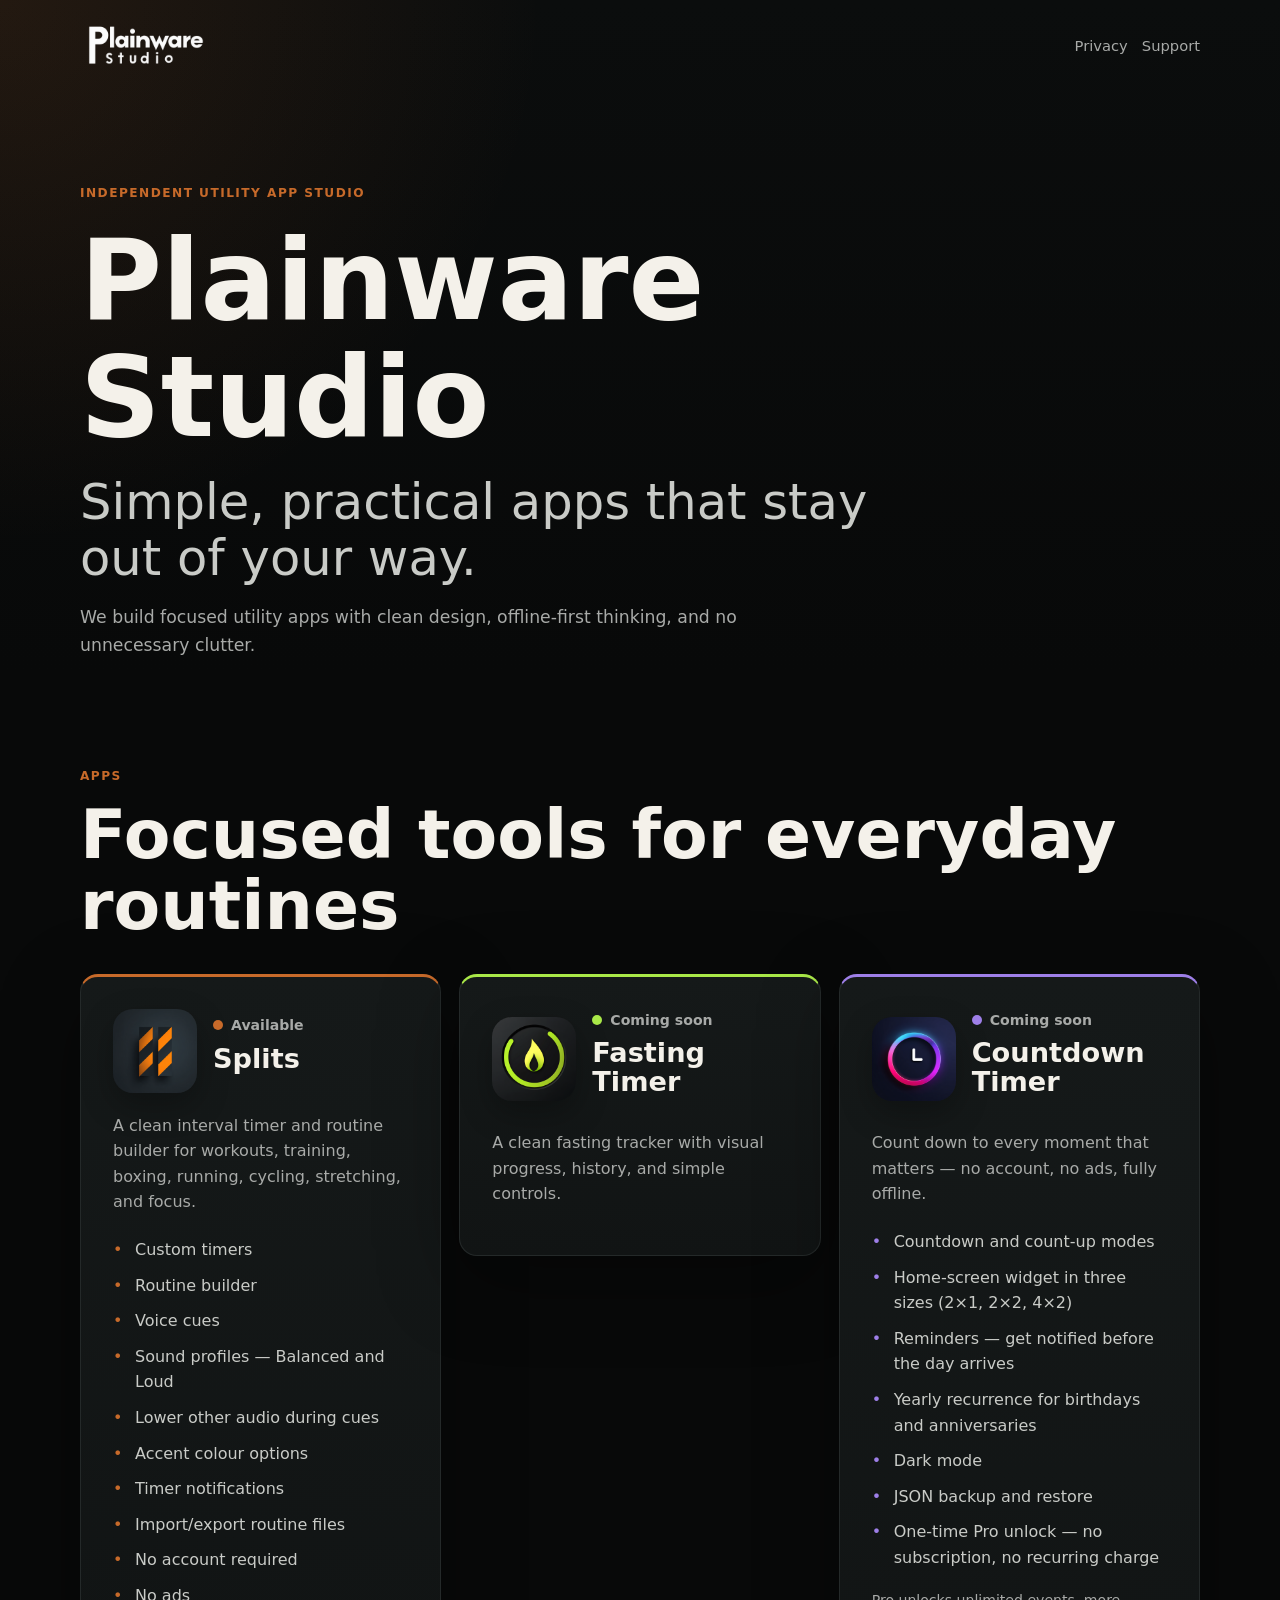
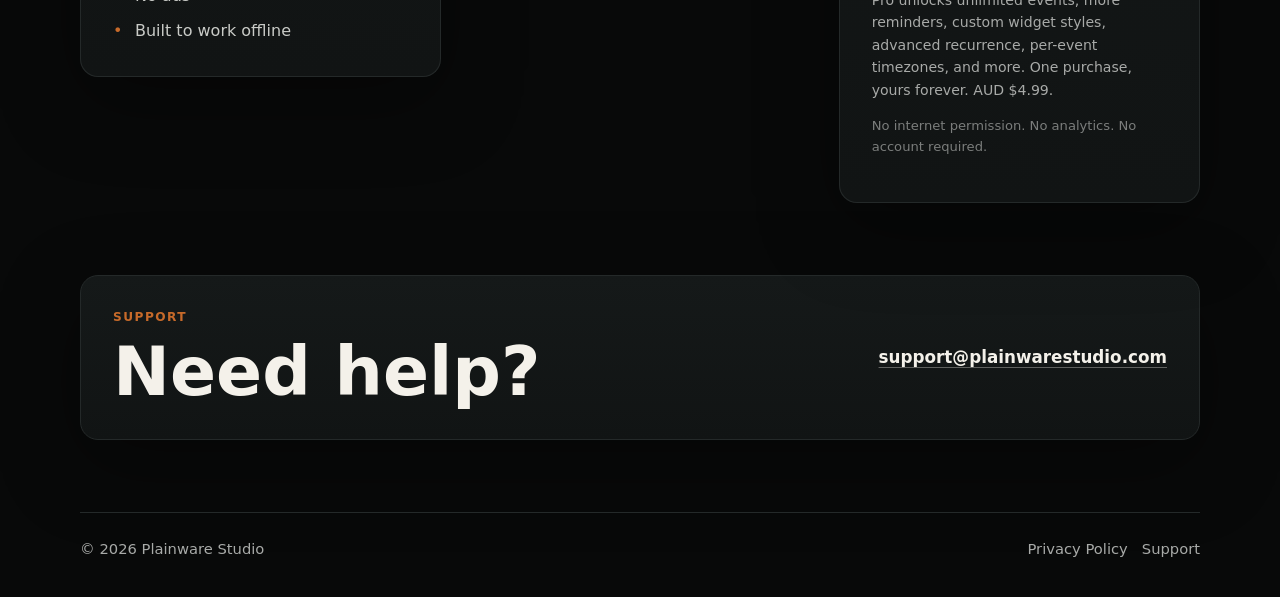
<file: index.html>
<!doctype html>
<html lang="en">
  <head>
    <meta charset="utf-8">
    <meta name="viewport" content="width=device-width, initial-scale=1">
    <meta name="description" content="Plainware Studio builds simple, practical apps that stay out of your way.">
    <title>Plainware Studio</title>
    <link rel="stylesheet" href="styles.css?v=20260526">
  </head>
  <body>
    <header class="site-header">
      <a class="brand" href="/" aria-label="Plainware Studio home">
        <img class="site-logo" src="/assets/plainware-studio-logo.png?v=20260526" alt="Plainware Studio" width="720" height="264">
      </a>
      <nav class="site-nav" aria-label="Primary navigation">
        <a href="/privacy">Privacy</a>
        <a href="/support">Support</a>
      </nav>
    </header>

    <main>
      <section class="hero">
        <div class="eyebrow">Independent utility app studio</div>
        <h1>Plainware Studio</h1>
        <p class="hero-line">Simple, practical apps that stay out of your way.</p>
        <p class="hero-copy">
          We build focused utility apps with clean design, offline-first thinking, and no unnecessary clutter.
        </p>
      </section>

      <section class="section" aria-labelledby="apps-title">
        <div class="section-heading">
          <p class="eyebrow">Apps</p>
          <h2 id="apps-title">Focused tools for everyday routines</h2>
        </div>

        <div class="app-grid">
          <article class="app-card app-card-splits">
            <div class="app-card-header">
              <img class="app-icon" src="assets/splits-icon.png" alt="Splits app icon" width="96" height="96">
              <div>
                <div class="app-meta">
                  <span class="app-dot app-dot-splits" aria-hidden="true"></span>
                  <span>Available</span>
                </div>
                <h3>Splits</h3>
              </div>
            </div>
            <p>
              A clean interval timer and routine builder for workouts, training, boxing, running, cycling,
              stretching, and focus.
            </p>
            <ul class="feature-list">
              <li>Custom timers</li>
              <li>Routine builder</li>
              <li>Voice cues</li>
              <li>Sound profiles — Balanced and Loud</li>
              <li>Lower other audio during cues</li>
              <li>Accent colour options</li>
              <li>Timer notifications</li>
              <li>Import/export routine files</li>
              <li>No account required</li>
              <li>No ads</li>
              <li>Built to work offline</li>
            </ul>
          </article>

          <article class="app-card app-card-fasting">
            <div class="app-card-header">
              <img class="app-icon" src="assets/fasting-timer-icon.png?v=20260524" alt="Fasting Timer app icon" width="96" height="96">
              <div>
                <div class="app-meta">
                  <span class="app-dot app-dot-fasting" aria-hidden="true"></span>
                  <span>Coming soon</span>
                </div>
                <h3>Fasting Timer</h3>
              </div>
            </div>
            <p>A clean fasting tracker with visual progress, history, and simple controls.</p>
          </article>

          <article class="app-card app-card-countdown">
            <div class="app-card-header">
              <img class="app-icon" src="assets/countdown-timer-icon.png" alt="Countdown Timer app icon" width="96" height="96">
              <div>
                <div class="app-meta">
                  <span class="app-dot app-dot-countdown" aria-hidden="true"></span>
                  <span>Coming soon</span>
                </div>
                <h3>Countdown Timer</h3>
              </div>
            </div>
            <p>Count down to every moment that matters — no account, no ads, fully offline.</p>
            <ul class="feature-list">
              <li>Countdown and count-up modes</li>
              <li>Home-screen widget in three sizes (2×1, 2×2, 4×2)</li>
              <li>Reminders — get notified before the day arrives</li>
              <li>Yearly recurrence for birthdays and anniversaries</li>
              <li>Dark mode</li>
              <li>JSON backup and restore</li>
              <li>One-time Pro unlock — no subscription, no recurring charge</li>
            </ul>
            <p class="app-note">Pro unlocks unlimited events, more reminders, custom widget styles, advanced recurrence, per-event timezones, and more. One purchase, yours forever. AUD&nbsp;$4.99.</p>
            <p class="app-trust">No internet permission. No analytics. No account required.</p>
          </article>
        </div>
      </section>

      <section class="support-callout" aria-labelledby="support-title">
        <div>
          <p class="eyebrow">Support</p>
          <h2 id="support-title">Need help?</h2>
        </div>
        <a href="mailto:support@plainwarestudio.com">support@plainwarestudio.com</a>
      </section>
    </main>

    <footer class="site-footer">
      <p>&copy; 2026 Plainware Studio</p>
      <nav aria-label="Footer navigation">
        <a href="/privacy">Privacy Policy</a>
        <a href="/support">Support</a>
      </nav>
    </footer>
  </body>
</html>
</file>
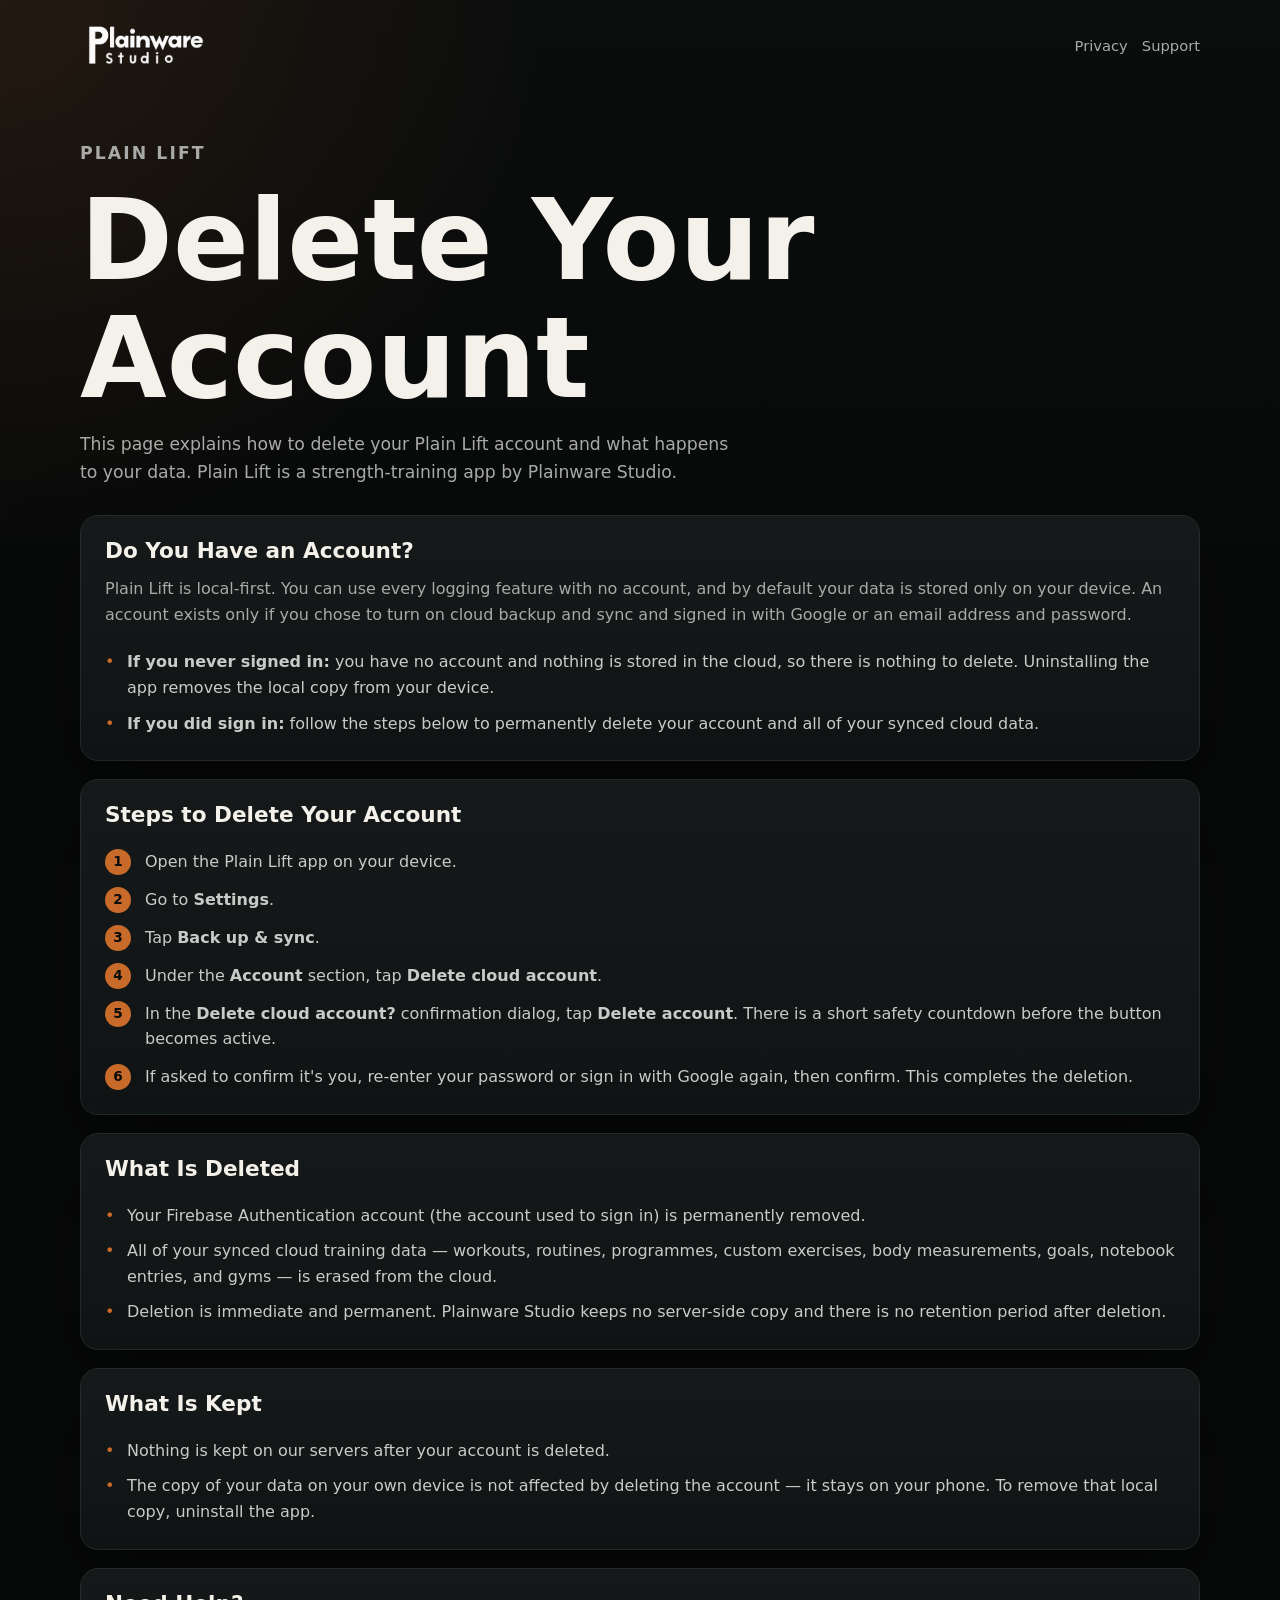
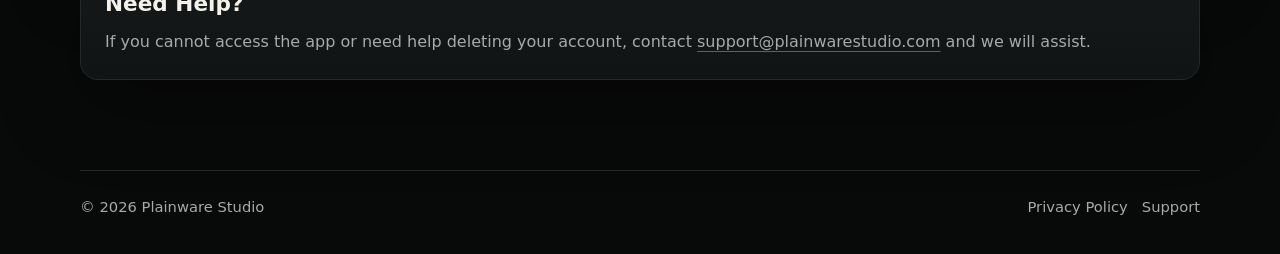
<file: delete-account/index.html>
<!doctype html>
<html lang="en">
  <head>
    <meta charset="utf-8">
    <meta name="viewport" content="width=device-width, initial-scale=1">
    <meta name="description" content="How to delete your Plain Lift account and cloud data.">
    <title>Delete Your Plain Lift Account | Plainware Studio</title>
    <link rel="stylesheet" href="../styles.css?v=20260526">
    <style>
      /* Page-scoped: numbered steps list. Mirrors .policy-list spacing but shows real
         step numbers instead of bullets, since order matters for account deletion. */
      .steps-list {
        display: grid;
        gap: 12px;
        margin: 22px 0 0;
        padding: 0;
        list-style: none;
        counter-reset: step;
      }
      .steps-list li {
        position: relative;
        padding-left: 40px;
        min-height: 26px;
        color: var(--muted-strong);
        counter-increment: step;
      }
      .steps-list li::before {
        content: counter(step);
        position: absolute;
        left: 0;
        top: 0;
        width: 26px;
        height: 26px;
        display: flex;
        align-items: center;
        justify-content: center;
        border-radius: 50%;
        background: var(--splits);
        color: #0b0c0c;
        font-weight: 700;
        font-size: 0.85rem;
      }
    </style>
  </head>
  <body>
    <header class="site-header">
      <a class="brand" href="/" aria-label="Plainware Studio home">
        <img class="site-logo" src="/assets/plainware-studio-logo.png?v=20260526" alt="Plainware Studio" width="720" height="264">
      </a>
      <nav class="site-nav" aria-label="Primary navigation">
        <a href="/privacy">Privacy</a>
        <a href="/support">Support</a>
      </nav>
    </header>

    <main class="page">
      <section class="page-hero">
        <p class="eyebrow">Plain Lift</p>
        <h1>Delete Your Account</h1>
        <p>This page explains how to delete your Plain Lift account and what happens to your data. Plain Lift is a strength-training app by Plainware Studio.</p>
      </section>

      <section class="content-card">
        <h2>Do You Have an Account?</h2>
        <p>Plain Lift is local-first. You can use every logging feature with no account, and by default your data is stored only on your device. An account exists only if you chose to turn on cloud backup and sync and signed in with Google or an email address and password.</p>
        <ul class="policy-list">
          <li><strong>If you never signed in:</strong> you have no account and nothing is stored in the cloud, so there is nothing to delete. Uninstalling the app removes the local copy from your device.</li>
          <li><strong>If you did sign in:</strong> follow the steps below to permanently delete your account and all of your synced cloud data.</li>
        </ul>
      </section>

      <section class="content-card">
        <h2>Steps to Delete Your Account</h2>
        <ol class="steps-list">
          <li>Open the Plain Lift app on your device.</li>
          <li>Go to <strong>Settings</strong>.</li>
          <li>Tap <strong>Back up &amp; sync</strong>.</li>
          <li>Under the <strong>Account</strong> section, tap <strong>Delete cloud account</strong>.</li>
          <li>In the <strong>Delete cloud account?</strong> confirmation dialog, tap <strong>Delete account</strong>. There is a short safety countdown before the button becomes active.</li>
          <li>If asked to confirm it's you, re-enter your password or sign in with Google again, then confirm. This completes the deletion.</li>
        </ol>
      </section>

      <section class="content-card">
        <h2>What Is Deleted</h2>
        <ul class="policy-list">
          <li>Your Firebase Authentication account (the account used to sign in) is permanently removed.</li>
          <li>All of your synced cloud training data — workouts, routines, programmes, custom exercises, body measurements, goals, notebook entries, and gyms — is erased from the cloud.</li>
          <li>Deletion is immediate and permanent. Plainware Studio keeps no server-side copy and there is no retention period after deletion.</li>
        </ul>
      </section>

      <section class="content-card">
        <h2>What Is Kept</h2>
        <ul class="policy-list">
          <li>Nothing is kept on our servers after your account is deleted.</li>
          <li>The copy of your data on your own device is not affected by deleting the account — it stays on your phone. To remove that local copy, uninstall the app.</li>
        </ul>
      </section>

      <section class="content-card">
        <h2>Need Help?</h2>
        <p>If you cannot access the app or need help deleting your account, contact <a href="mailto:support@plainwarestudio.com">support@plainwarestudio.com</a> and we will assist.</p>
      </section>
    </main>

    <footer class="site-footer">
      <p>&copy; 2026 Plainware Studio</p>
      <nav aria-label="Footer navigation">
        <a href="/privacy">Privacy Policy</a>
        <a href="/support">Support</a>
      </nav>
    </footer>
  </body>
</html>
</file>
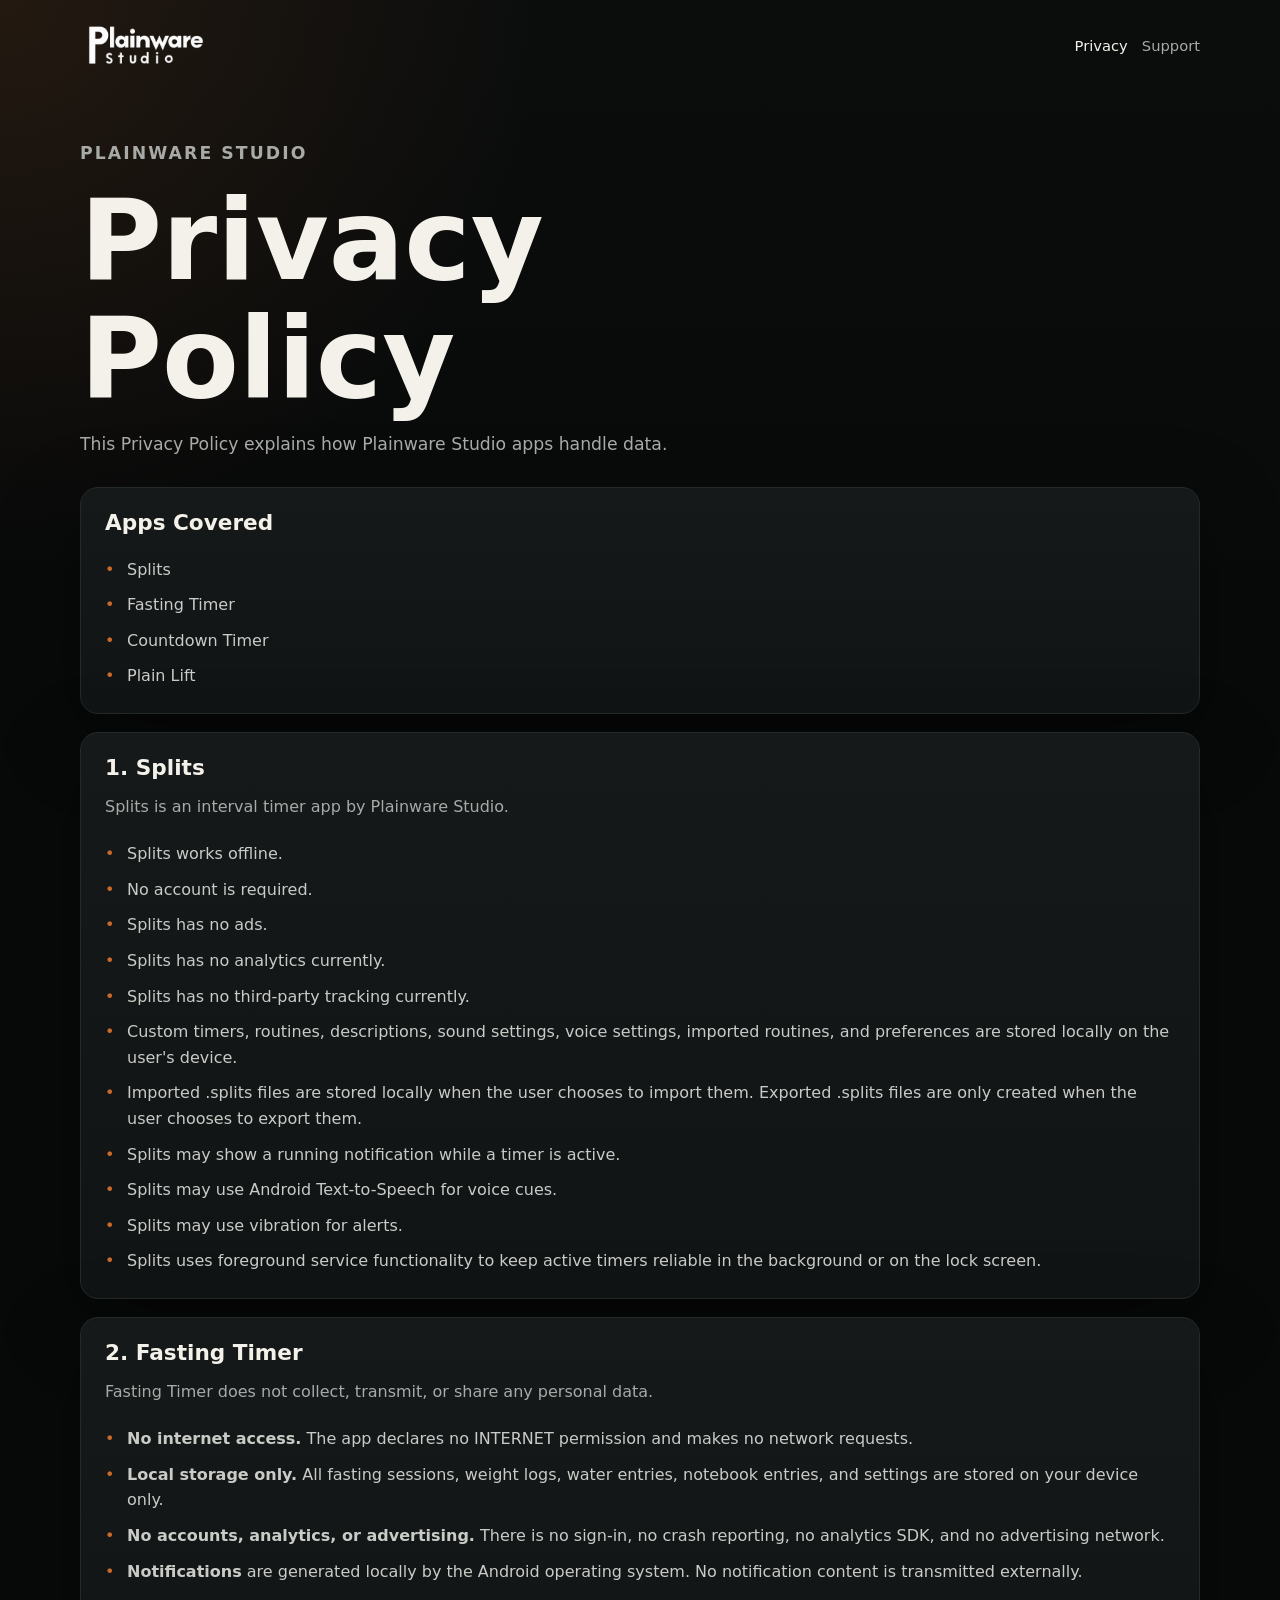
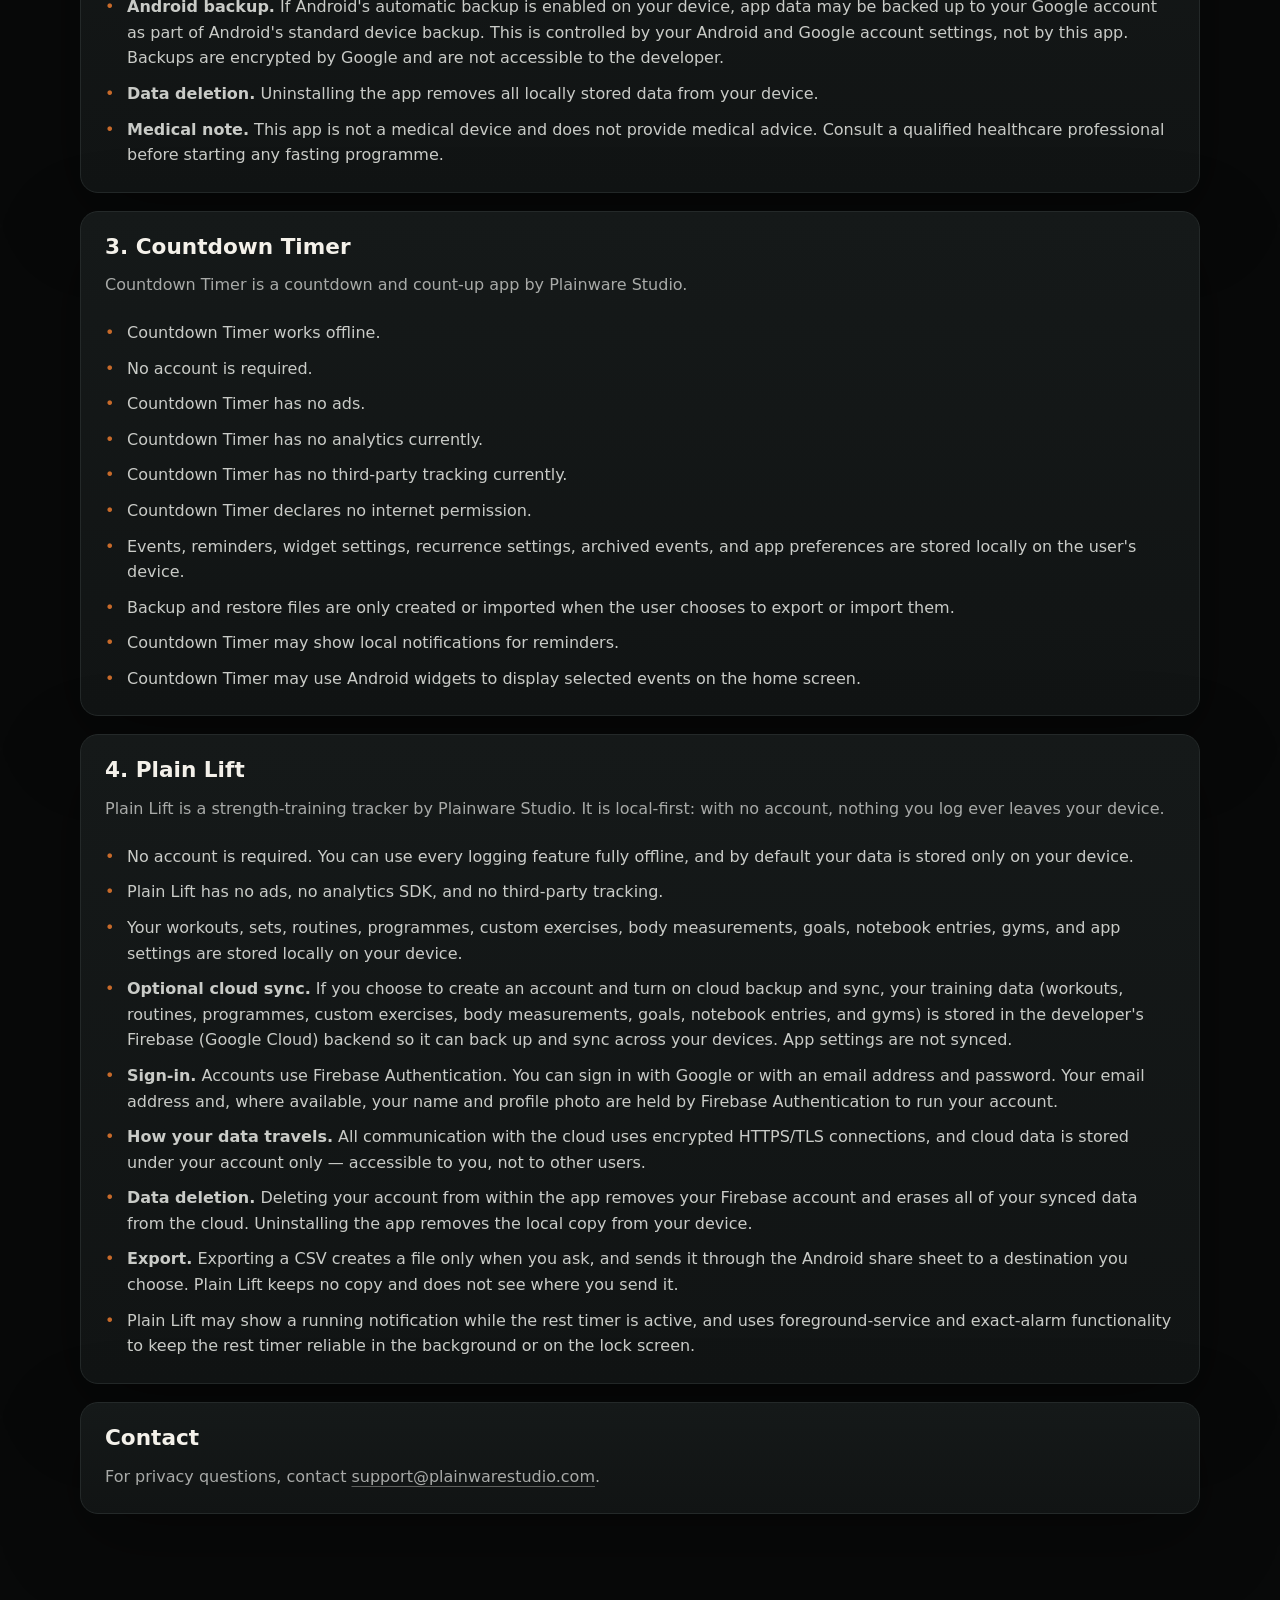
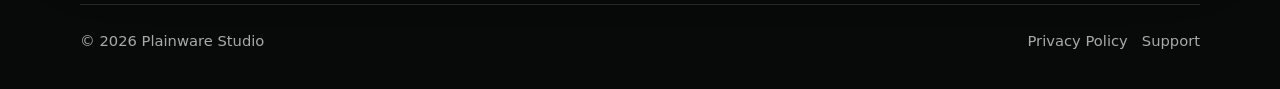
<file: privacy/index.html>
<!doctype html>
<html lang="en">
  <head>
    <meta charset="utf-8">
    <meta name="viewport" content="width=device-width, initial-scale=1">
    <meta name="description" content="Privacy policy for Plainware Studio apps.">
    <title>Privacy Policy | Plainware Studio</title>
    <link rel="stylesheet" href="../styles.css?v=20260526">
  </head>
  <body>
    <header class="site-header">
      <a class="brand" href="/" aria-label="Plainware Studio home">
        <img class="site-logo" src="/assets/plainware-studio-logo.png?v=20260526" alt="Plainware Studio" width="720" height="264">
      </a>
      <nav class="site-nav" aria-label="Primary navigation">
        <a href="/privacy" aria-current="page">Privacy</a>
        <a href="/support">Support</a>
      </nav>
    </header>

    <main class="page">
      <section class="page-hero">
        <p class="eyebrow">Plainware Studio</p>
        <h1>Privacy Policy</h1>
        <p>This Privacy Policy explains how Plainware Studio apps handle data.</p>
      </section>

      <section class="content-card">
        <h2>Apps Covered</h2>
        <ul class="policy-list">
          <li>Splits</li>
          <li>Fasting Timer</li>
          <li>Countdown Timer</li>
          <li>Plain Lift</li>
        </ul>
      </section>

      <section class="content-card">
        <h2>1. Splits</h2>
        <p>Splits is an interval timer app by Plainware Studio.</p>
        <ul class="policy-list">
          <li>Splits works offline.</li>
          <li>No account is required.</li>
          <li>Splits has no ads.</li>
          <li>Splits has no analytics currently.</li>
          <li>Splits has no third-party tracking currently.</li>
          <li>
            Custom timers, routines, descriptions, sound settings, voice settings, imported routines, and preferences
            are stored locally on the user's device.
          </li>
          <li>
            Imported .splits files are stored locally when the user chooses to import them. Exported .splits files are
            only created when the user chooses to export them.
          </li>
          <li>Splits may show a running notification while a timer is active.</li>
          <li>Splits may use Android Text-to-Speech for voice cues.</li>
          <li>Splits may use vibration for alerts.</li>
          <li>
            Splits uses foreground service functionality to keep active timers reliable in the background or on the
            lock screen.
          </li>
        </ul>
      </section>

      <section class="content-card">
        <h2>2. Fasting Timer</h2>
        <p>Fasting Timer does not collect, transmit, or share any personal data.</p>
        <ul class="policy-list">
          <li>
            <strong>No internet access.</strong> The app declares no INTERNET permission and makes no network requests.
          </li>
          <li>
            <strong>Local storage only.</strong> All fasting sessions, weight logs, water entries, notebook entries,
            and settings are stored on your device only.
          </li>
          <li>
            <strong>No accounts, analytics, or advertising.</strong> There is no sign-in, no crash reporting, no
            analytics SDK, and no advertising network.
          </li>
          <li>
            <strong>Notifications</strong> are generated locally by the Android operating system. No notification
            content is transmitted externally.
          </li>
          <li>
            <strong>Android backup.</strong> If Android's automatic backup is enabled on your device, app data may be
            backed up to your Google account as part of Android's standard device backup. This is controlled by your
            Android and Google account settings, not by this app. Backups are encrypted by Google and are not
            accessible to the developer.
          </li>
          <li>
            <strong>Data deletion.</strong> Uninstalling the app removes all locally stored data from your device.
          </li>
          <li>
            <strong>Medical note.</strong> This app is not a medical device and does not provide medical advice.
            Consult a qualified healthcare professional before starting any fasting programme.
          </li>
        </ul>
      </section>

      <section class="content-card">
        <h2>3. Countdown Timer</h2>
        <p>Countdown Timer is a countdown and count-up app by Plainware Studio.</p>
        <ul class="policy-list">
          <li>Countdown Timer works offline.</li>
          <li>No account is required.</li>
          <li>Countdown Timer has no ads.</li>
          <li>Countdown Timer has no analytics currently.</li>
          <li>Countdown Timer has no third-party tracking currently.</li>
          <li>Countdown Timer declares no internet permission.</li>
          <li>
            Events, reminders, widget settings, recurrence settings, archived events, and app preferences are stored
            locally on the user's device.
          </li>
          <li>
            Backup and restore files are only created or imported when the user chooses to export or import them.
          </li>
          <li>Countdown Timer may show local notifications for reminders.</li>
          <li>Countdown Timer may use Android widgets to display selected events on the home screen.</li>
        </ul>
      </section>

      <section class="content-card">
        <h2>4. Plain Lift</h2>
        <p>Plain Lift is a strength-training tracker by Plainware Studio. It is local-first: with no account, nothing you log ever leaves your device.</p>
        <ul class="policy-list">
          <li>No account is required. You can use every logging feature fully offline, and by default your data is stored only on your device.</li>
          <li>Plain Lift has no ads, no analytics SDK, and no third-party tracking.</li>
          <li>Your workouts, sets, routines, programmes, custom exercises, body measurements, goals, notebook entries, gyms, and app settings are stored locally on your device.</li>
          <li><strong>Optional cloud sync.</strong> If you choose to create an account and turn on cloud backup and sync, your training data (workouts, routines, programmes, custom exercises, body measurements, goals, notebook entries, and gyms) is stored in the developer's Firebase (Google Cloud) backend so it can back up and sync across your devices. App settings are not synced.</li>
          <li><strong>Sign-in.</strong> Accounts use Firebase Authentication. You can sign in with Google or with an email address and password. Your email address and, where available, your name and profile photo are held by Firebase Authentication to run your account.</li>
          <li><strong>How your data travels.</strong> All communication with the cloud uses encrypted HTTPS/TLS connections, and cloud data is stored under your account only — accessible to you, not to other users.</li>
          <li><strong>Data deletion.</strong> Deleting your account from within the app removes your Firebase account and erases all of your synced data from the cloud. Uninstalling the app removes the local copy from your device.</li>
          <li><strong>Export.</strong> Exporting a CSV creates a file only when you ask, and sends it through the Android share sheet to a destination you choose. Plain Lift keeps no copy and does not see where you send it.</li>
          <li>Plain Lift may show a running notification while the rest timer is active, and uses foreground-service and exact-alarm functionality to keep the rest timer reliable in the background or on the lock screen.</li>
        </ul>
      </section>

      <section class="content-card">
        <h2>Contact</h2>
        <p>For privacy questions, contact <a href="mailto:support@plainwarestudio.com">support@plainwarestudio.com</a>.</p>
      </section>
    </main>

    <footer class="site-footer">
      <p>&copy; 2026 Plainware Studio</p>
      <nav aria-label="Footer navigation">
        <a href="/privacy">Privacy Policy</a>
        <a href="/support">Support</a>
      </nav>
    </footer>
  </body>
</html>
</file>
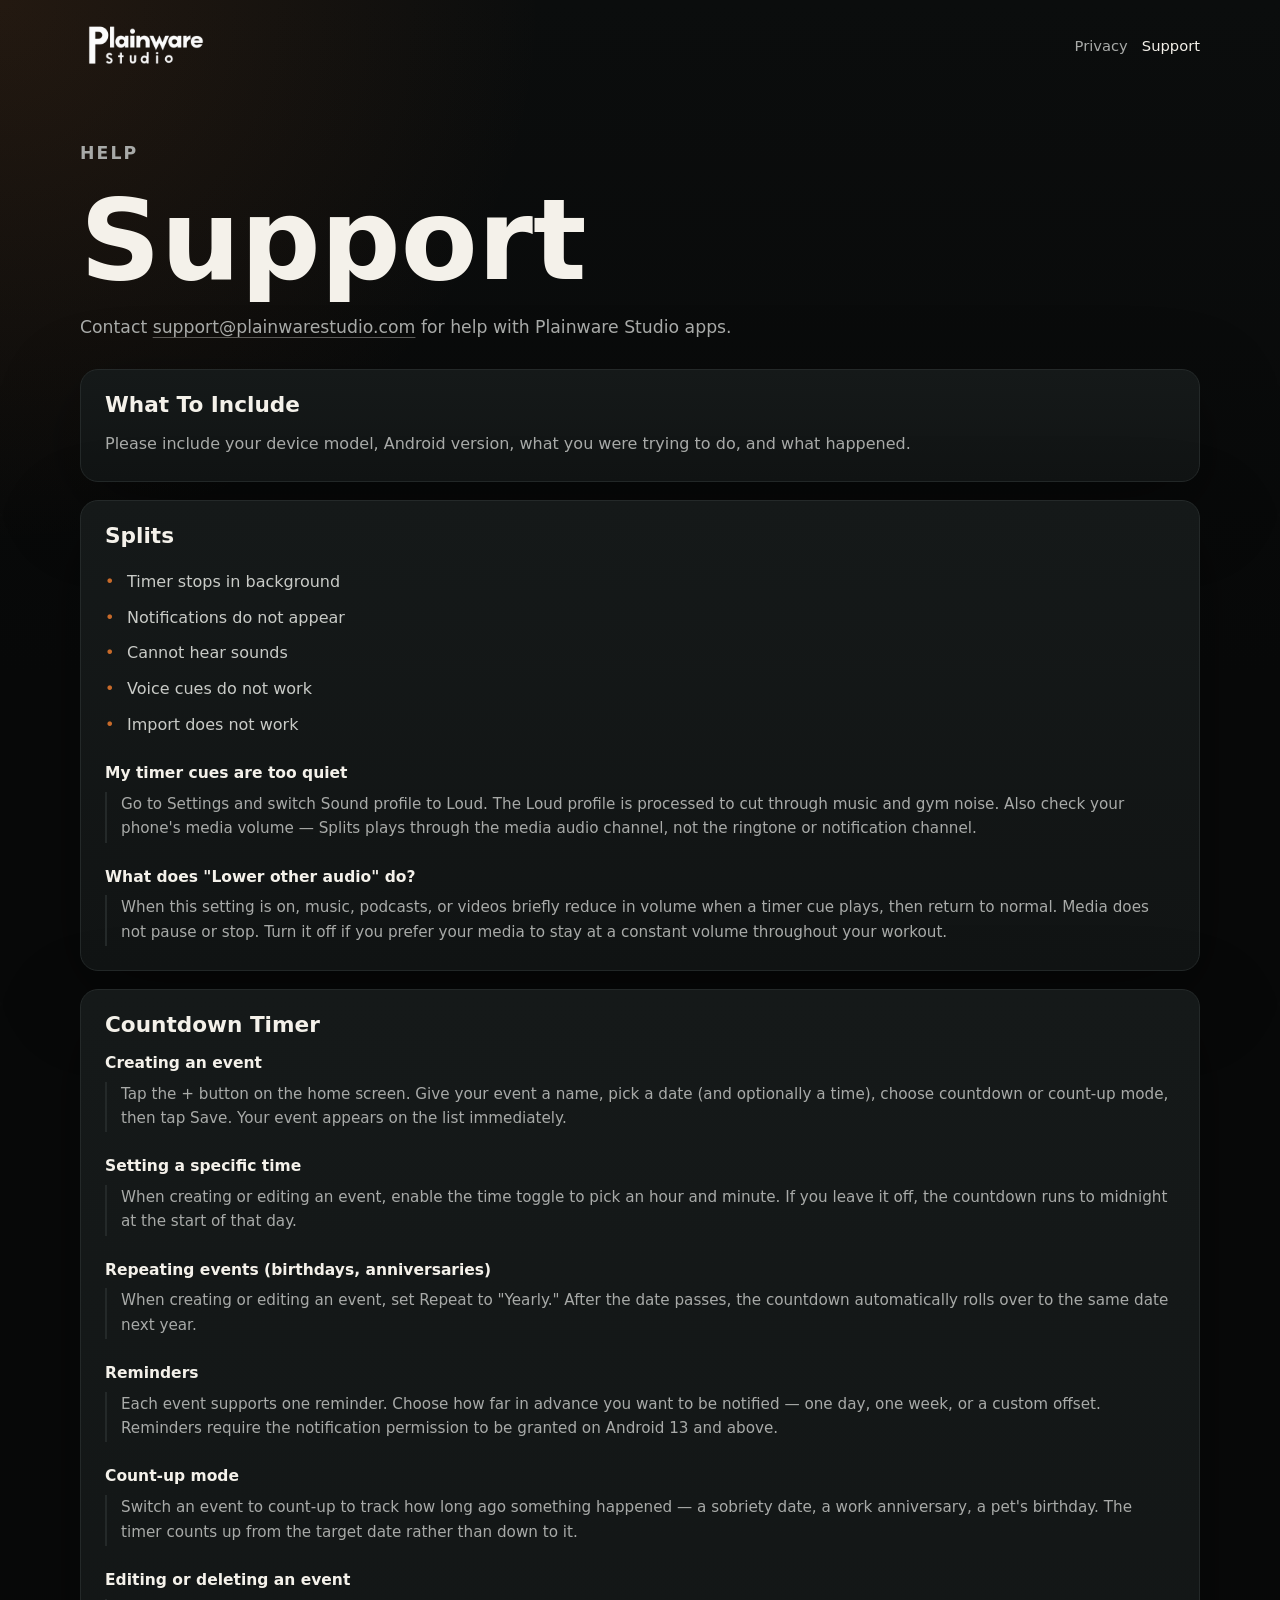
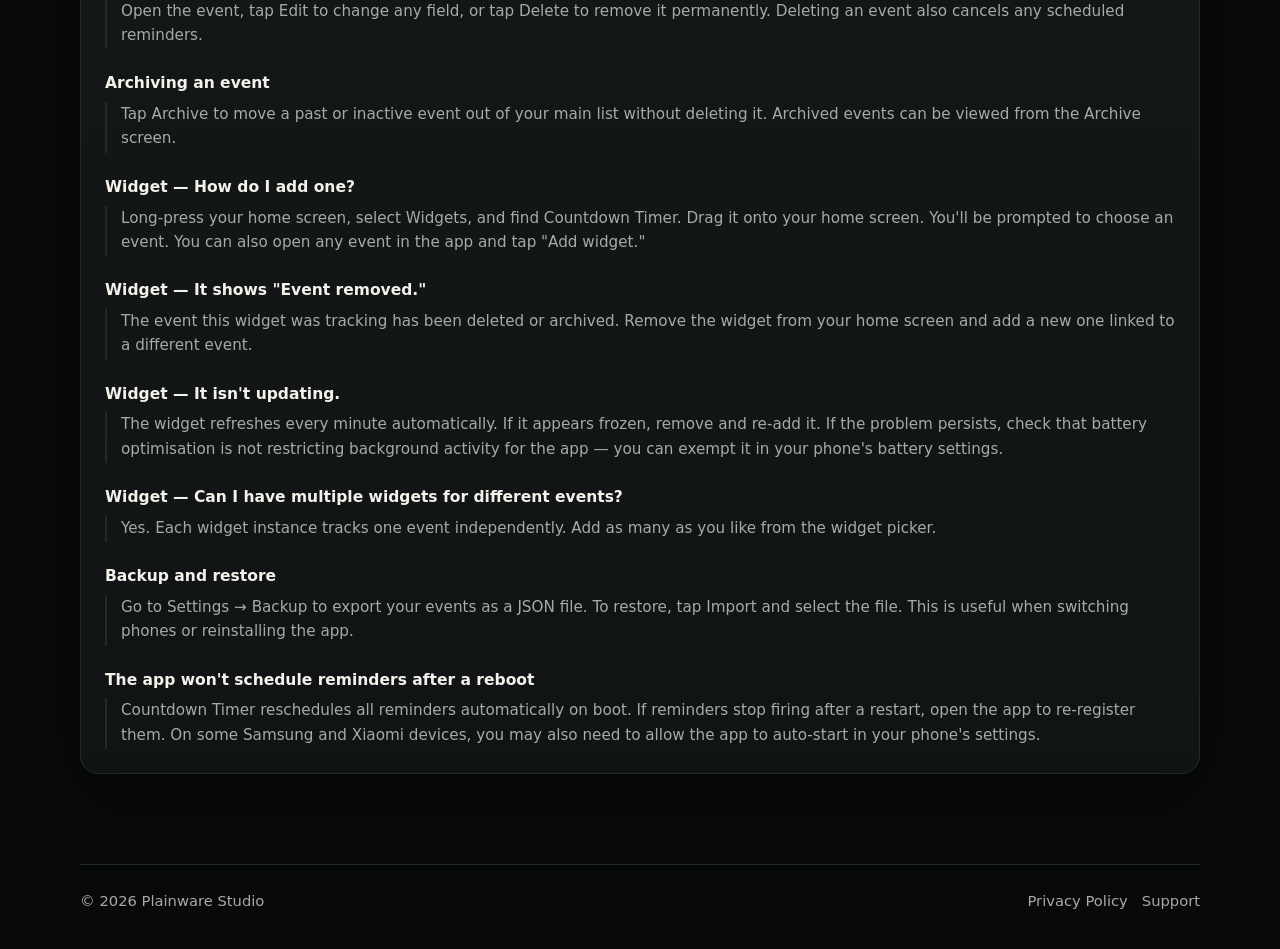
<file: support/index.html>
<!doctype html>
<html lang="en">
  <head>
    <meta charset="utf-8">
    <meta name="viewport" content="width=device-width, initial-scale=1">
    <meta name="description" content="Support for Plainware Studio apps.">
    <title>Support | Plainware Studio</title>
    <link rel="stylesheet" href="../styles.css?v=20260526">
  </head>
  <body>
    <header class="site-header">
      <a class="brand" href="/" aria-label="Plainware Studio home">
        <img class="site-logo" src="/assets/plainware-studio-logo.png?v=20260526" alt="Plainware Studio" width="720" height="264">
      </a>
      <nav class="site-nav" aria-label="Primary navigation">
        <a href="/privacy">Privacy</a>
        <a href="/support" aria-current="page">Support</a>
      </nav>
    </header>

    <main class="page">
      <section class="page-hero">
        <p class="eyebrow">Help</p>
        <h1>Support</h1>
        <p>
          Contact <a href="mailto:support@plainwarestudio.com">support@plainwarestudio.com</a> for help with
          Plainware Studio apps.
        </p>
      </section>

      <section class="content-card">
        <h2>What To Include</h2>
        <p>Please include your device model, Android version, what you were trying to do, and what happened.</p>
      </section>

      <section class="content-card">
        <h2>Splits</h2>
        <ul class="policy-list">
          <li>Timer stops in background</li>
          <li>Notifications do not appear</li>
          <li>Cannot hear sounds</li>
          <li>Voice cues do not work</li>
          <li>Import does not work</li>
        </ul>
        <dl class="support-faq">
          <dt>My timer cues are too quiet</dt>
          <dd>Go to Settings and switch Sound profile to Loud. The Loud profile is processed to cut through music and gym noise. Also check your phone's media volume — Splits plays through the media audio channel, not the ringtone or notification channel.</dd>

          <dt>What does "Lower other audio" do?</dt>
          <dd>When this setting is on, music, podcasts, or videos briefly reduce in volume when a timer cue plays, then return to normal. Media does not pause or stop. Turn it off if you prefer your media to stay at a constant volume throughout your workout.</dd>
        </dl>
      </section>

      <section class="content-card">
        <h2>Countdown Timer</h2>
        <dl class="support-faq">
          <dt>Creating an event</dt>
          <dd>Tap the + button on the home screen. Give your event a name, pick a date (and optionally a time), choose countdown or count-up mode, then tap Save. Your event appears on the list immediately.</dd>

          <dt>Setting a specific time</dt>
          <dd>When creating or editing an event, enable the time toggle to pick an hour and minute. If you leave it off, the countdown runs to midnight at the start of that day.</dd>

          <dt>Repeating events (birthdays, anniversaries)</dt>
          <dd>When creating or editing an event, set Repeat to "Yearly." After the date passes, the countdown automatically rolls over to the same date next year.</dd>

          <dt>Reminders</dt>
          <dd>Each event supports one reminder. Choose how far in advance you want to be notified — one day, one week, or a custom offset. Reminders require the notification permission to be granted on Android 13 and above.</dd>

          <dt>Count-up mode</dt>
          <dd>Switch an event to count-up to track how long ago something happened — a sobriety date, a work anniversary, a pet's birthday. The timer counts up from the target date rather than down to it.</dd>

          <dt>Editing or deleting an event</dt>
          <dd>Open the event, tap Edit to change any field, or tap Delete to remove it permanently. Deleting an event also cancels any scheduled reminders.</dd>

          <dt>Archiving an event</dt>
          <dd>Tap Archive to move a past or inactive event out of your main list without deleting it. Archived events can be viewed from the Archive screen.</dd>

          <dt>Widget — How do I add one?</dt>
          <dd>Long-press your home screen, select Widgets, and find Countdown Timer. Drag it onto your home screen. You'll be prompted to choose an event. You can also open any event in the app and tap "Add widget."</dd>

          <dt>Widget — It shows "Event removed."</dt>
          <dd>The event this widget was tracking has been deleted or archived. Remove the widget from your home screen and add a new one linked to a different event.</dd>

          <dt>Widget — It isn't updating.</dt>
          <dd>The widget refreshes every minute automatically. If it appears frozen, remove and re-add it. If the problem persists, check that battery optimisation is not restricting background activity for the app — you can exempt it in your phone's battery settings.</dd>

          <dt>Widget — Can I have multiple widgets for different events?</dt>
          <dd>Yes. Each widget instance tracks one event independently. Add as many as you like from the widget picker.</dd>

          <dt>Backup and restore</dt>
          <dd>Go to Settings → Backup to export your events as a JSON file. To restore, tap Import and select the file. This is useful when switching phones or reinstalling the app.</dd>

          <dt>The app won't schedule reminders after a reboot</dt>
          <dd>Countdown Timer reschedules all reminders automatically on boot. If reminders stop firing after a restart, open the app to re-register them. On some Samsung and Xiaomi devices, you may also need to allow the app to auto-start in your phone's settings.</dd>
        </dl>
      </section>
    </main>

    <footer class="site-footer">
      <p>&copy; 2026 Plainware Studio</p>
      <nav aria-label="Footer navigation">
        <a href="/privacy">Privacy Policy</a>
        <a href="/support">Support</a>
      </nav>
    </footer>
  </body>
</html>
</file>
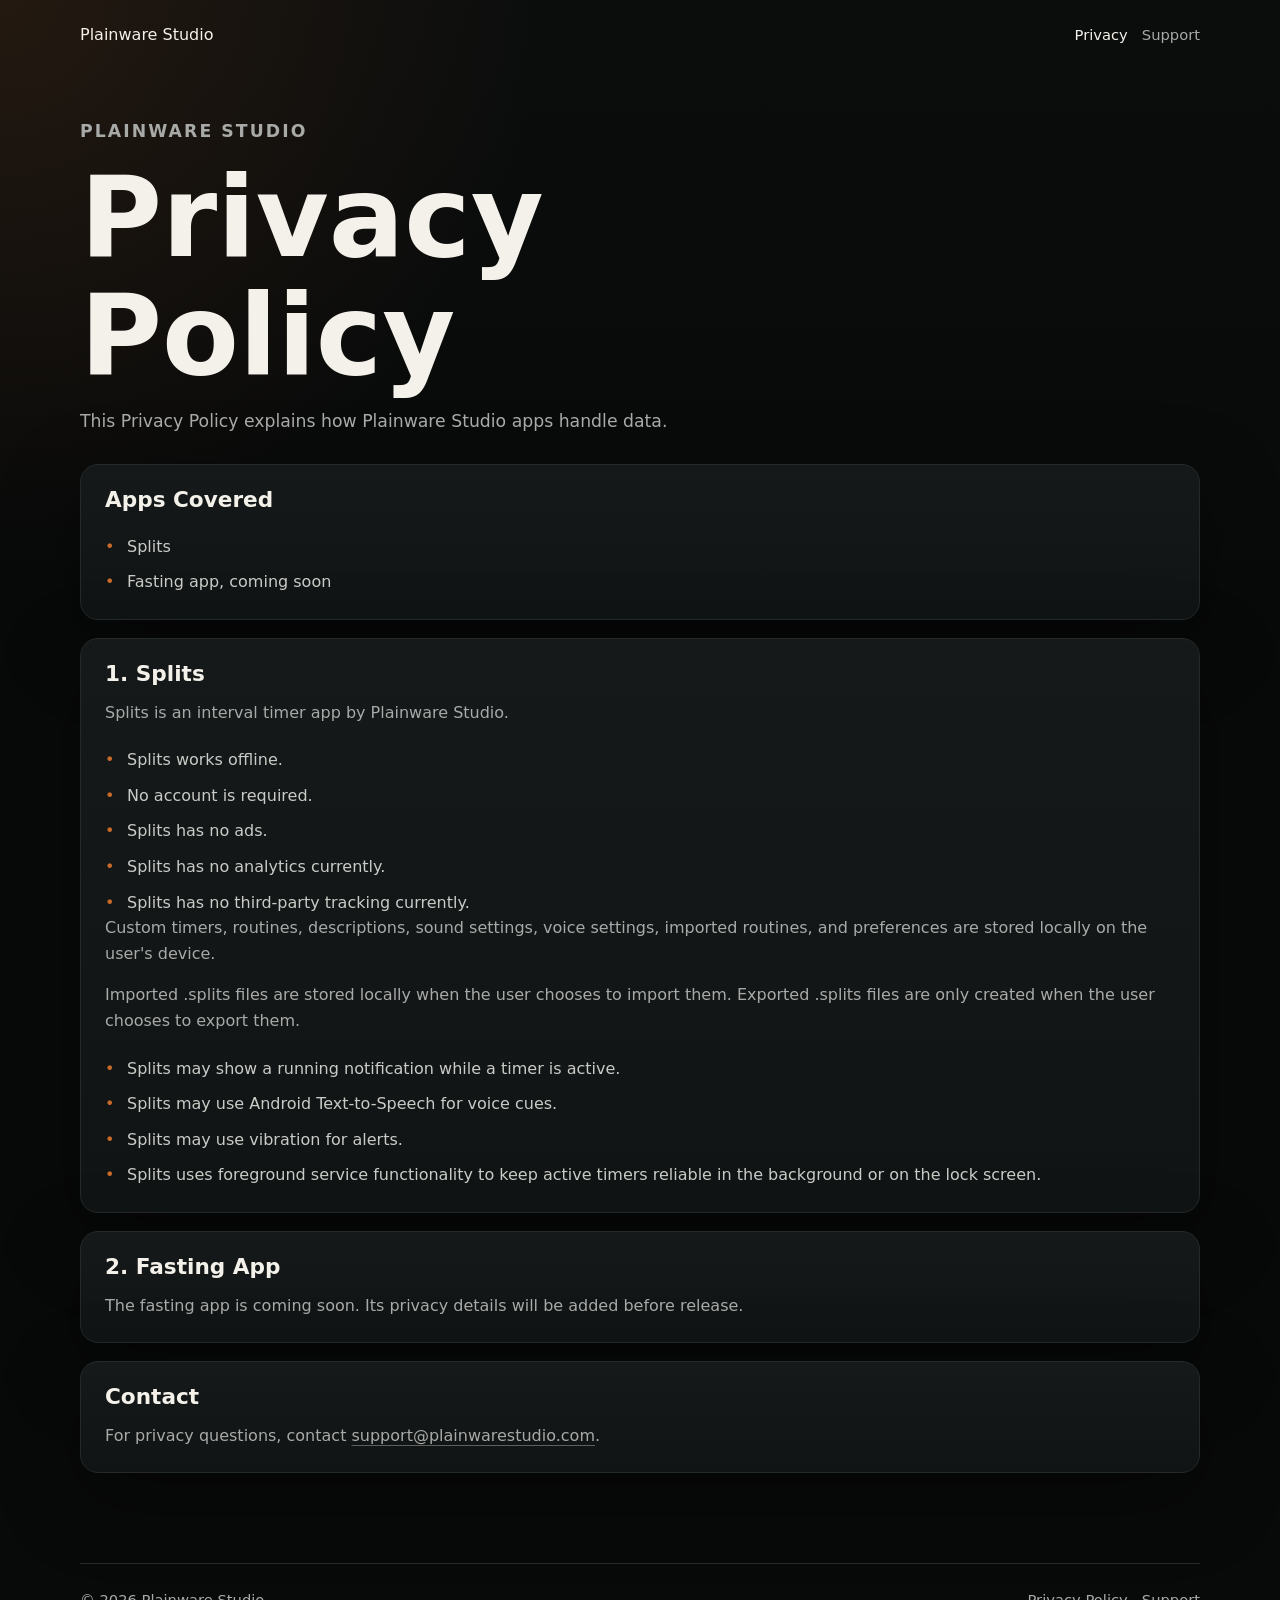
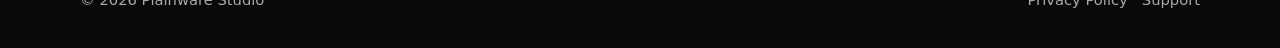
<file: privacy.html>
<!doctype html>
<html lang="en">
  <head>
    <meta charset="utf-8">
    <meta name="viewport" content="width=device-width, initial-scale=1">
    <meta name="description" content="Privacy policy for Plainware Studio apps.">
    <title>Privacy Policy | Plainware Studio</title>
    <link rel="stylesheet" href="styles.css">
  </head>
  <body>
    <header class="site-header">
      <a class="brand" href="index.html" aria-label="Plainware Studio home">Plainware Studio</a>
      <nav class="site-nav" aria-label="Primary navigation">
        <a href="privacy.html" aria-current="page">Privacy</a>
        <a href="support.html">Support</a>
      </nav>
    </header>

    <main class="page">
      <section class="page-hero">
        <p class="eyebrow">Plainware Studio</p>
        <h1>Privacy Policy</h1>
        <p>This Privacy Policy explains how Plainware Studio apps handle data.</p>
      </section>

      <section class="content-card">
        <h2>Apps Covered</h2>
        <ul class="policy-list">
          <li>Splits</li>
          <li>Fasting app, coming soon</li>
        </ul>
      </section>

      <section class="content-card">
        <h2>1. Splits</h2>
        <p>Splits is an interval timer app by Plainware Studio.</p>
        <ul class="policy-list">
          <li>Splits works offline.</li>
          <li>No account is required.</li>
          <li>Splits has no ads.</li>
          <li>Splits has no analytics currently.</li>
          <li>Splits has no third-party tracking currently.</li>
        </ul>
        <p>
          Custom timers, routines, descriptions, sound settings, voice settings, imported routines, and preferences
          are stored locally on the user's device.
        </p>
        <p>
          Imported .splits files are stored locally when the user chooses to import them. Exported .splits files are
          only created when the user chooses to export them.
        </p>
        <ul class="policy-list">
          <li>Splits may show a running notification while a timer is active.</li>
          <li>Splits may use Android Text-to-Speech for voice cues.</li>
          <li>Splits may use vibration for alerts.</li>
          <li>
            Splits uses foreground service functionality to keep active timers reliable in the background or on the
            lock screen.
          </li>
        </ul>
      </section>

      <section class="content-card">
        <h2>2. Fasting App</h2>
        <p>The fasting app is coming soon. Its privacy details will be added before release.</p>
      </section>

      <section class="content-card">
        <h2>Contact</h2>
        <p>For privacy questions, contact <a href="mailto:support@plainwarestudio.com">support@plainwarestudio.com</a>.</p>
      </section>
    </main>

    <footer class="site-footer">
      <p>&copy; 2026 Plainware Studio</p>
      <nav aria-label="Footer navigation">
        <a href="privacy.html">Privacy Policy</a>
        <a href="support.html">Support</a>
      </nav>
    </footer>
  </body>
</html>
</file>
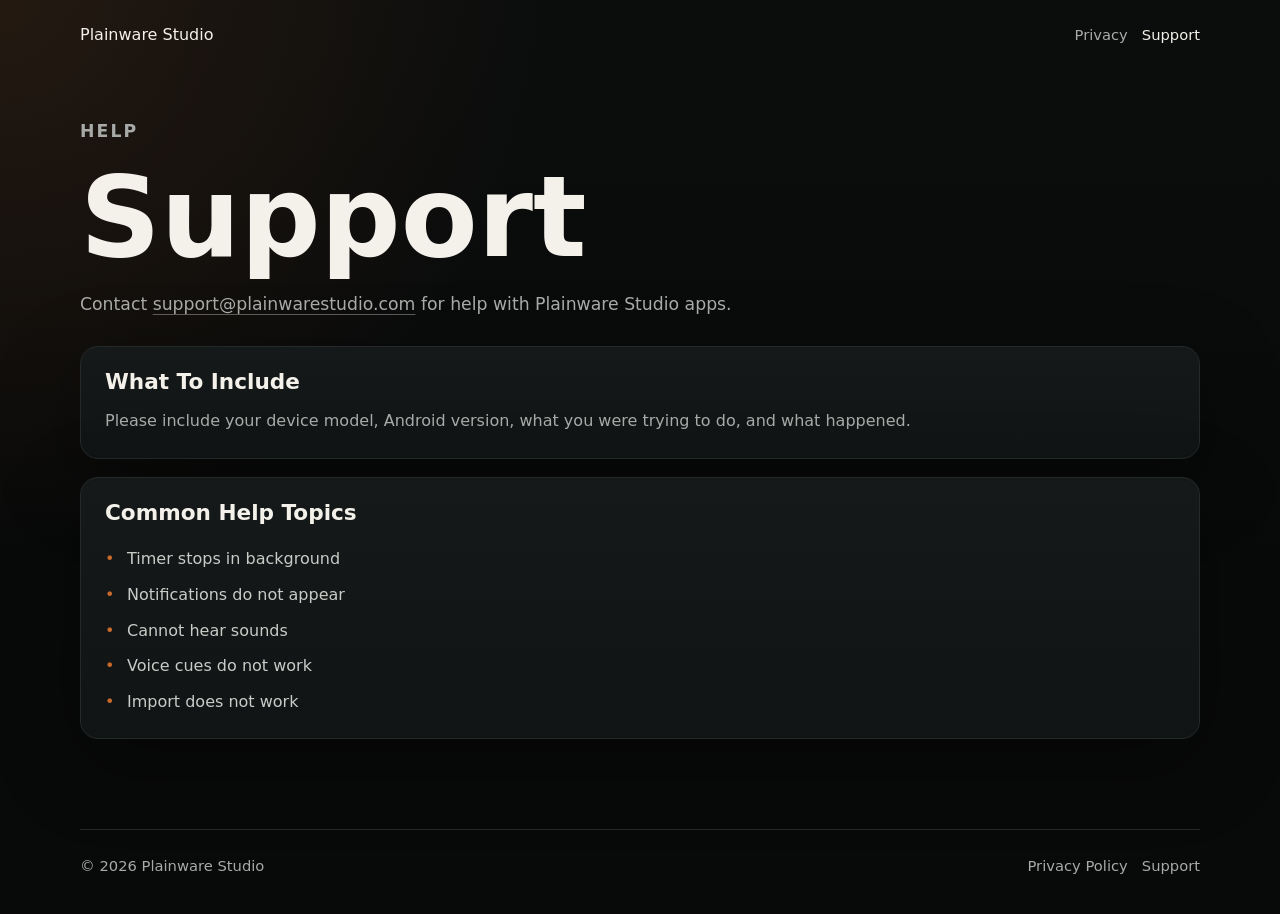
<file: support.html>
<!doctype html>
<html lang="en">
  <head>
    <meta charset="utf-8">
    <meta name="viewport" content="width=device-width, initial-scale=1">
    <meta name="description" content="Support for Plainware Studio apps.">
    <title>Support | Plainware Studio</title>
    <link rel="stylesheet" href="styles.css">
  </head>
  <body>
    <header class="site-header">
      <a class="brand" href="index.html" aria-label="Plainware Studio home">Plainware Studio</a>
      <nav class="site-nav" aria-label="Primary navigation">
        <a href="privacy.html">Privacy</a>
        <a href="support.html" aria-current="page">Support</a>
      </nav>
    </header>

    <main class="page">
      <section class="page-hero">
        <p class="eyebrow">Help</p>
        <h1>Support</h1>
        <p>
          Contact <a href="mailto:support@plainwarestudio.com">support@plainwarestudio.com</a> for help with
          Plainware Studio apps.
        </p>
      </section>

      <section class="content-card">
        <h2>What To Include</h2>
        <p>Please include your device model, Android version, what you were trying to do, and what happened.</p>
      </section>

      <section class="content-card">
        <h2>Common Help Topics</h2>
        <ul class="policy-list">
          <li>Timer stops in background</li>
          <li>Notifications do not appear</li>
          <li>Cannot hear sounds</li>
          <li>Voice cues do not work</li>
          <li>Import does not work</li>
        </ul>
      </section>
    </main>

    <footer class="site-footer">
      <p>&copy; 2026 Plainware Studio</p>
      <nav aria-label="Footer navigation">
        <a href="privacy.html">Privacy Policy</a>
        <a href="support.html">Support</a>
      </nav>
    </footer>
  </body>
</html>
</file>
<file: styles.css>
:root {
  --bg: #080909;
  --panel: #111414;
  --panel-soft: #151919;
  --border: #242929;
  --text: #f4f1ea;
  --muted: #a8aaa8;
  --muted-strong: #c9cbc7;
  --splits: #c76a2a;
  --fasting: #a9e848;
  --countdown: #9E7FE8;
  --shadow: 0 24px 80px rgba(0, 0, 0, 0.36);
  color-scheme: dark;
}

* {
  box-sizing: border-box;
}

html {
  background: var(--bg);
}

body {
  min-width: 320px;
  margin: 0;
  background:
    radial-gradient(circle at top left, rgba(199, 106, 42, 0.13), transparent 34rem),
    linear-gradient(180deg, #0b0d0d 0%, var(--bg) 42rem);
  color: var(--text);
  font-family:
    Inter, ui-sans-serif, system-ui, -apple-system, BlinkMacSystemFont, "Segoe UI", sans-serif;
  line-height: 1.6;
}

a {
  color: inherit;
  text-decoration-color: rgba(244, 241, 234, 0.34);
  text-underline-offset: 0.22em;
}

a:hover {
  text-decoration-color: currentColor;
}

.site-header,
.site-footer,
main {
  width: min(1120px, calc(100% - 32px));
  margin: 0 auto;
}

.site-header {
  display: flex;
  align-items: center;
  justify-content: space-between;
  gap: 16px;
  padding: 22px 0;
}

.brand {
  display: inline-flex;
  align-items: center;
  text-decoration: none;
}

.site-logo {
  display: block;
  width: 118px;
  height: auto;
}

.site-nav,
.site-footer nav {
  display: flex;
  align-items: center;
  gap: 14px;
  color: var(--muted);
  font-size: 0.92rem;
}

.site-nav a,
.site-footer a {
  text-decoration: none;
}

.site-nav a:hover,
.site-nav a[aria-current="page"],
.site-footer a:hover {
  color: var(--text);
}

.hero {
  display: grid;
  gap: 18px;
  min-height: 58vh;
  align-content: center;
  padding: 64px 0 56px;
}

.eyebrow {
  margin: 0;
  color: var(--splits);
  font-size: 0.76rem;
  font-weight: 800;
  letter-spacing: 0.12em;
  text-transform: uppercase;
}

h1,
h2,
h3,
p {
  margin-top: 0;
}

h1,
h2,
h3 {
  color: var(--text);
  line-height: 1.05;
  letter-spacing: 0;
}

h1 {
  max-width: 820px;
  margin-bottom: 0;
  font-size: clamp(3rem, 12vw, 7rem);
}

h2 {
  margin-bottom: 0;
  font-size: clamp(2rem, 8vw, 4.25rem);
}

h3 {
  margin-bottom: 14px;
  font-size: 1.7rem;
}

.hero-line {
  max-width: 800px;
  margin-bottom: 0;
  color: var(--muted-strong);
  font-size: clamp(1.35rem, 6vw, 3.1rem);
  line-height: 1.12;
}

.hero-copy,
.page-hero p {
  max-width: 660px;
  margin-bottom: 0;
  color: var(--muted);
  font-size: 1.08rem;
}

.section {
  padding: 24px 0 72px;
}

.section-heading {
  display: grid;
  gap: 12px;
  margin-bottom: 32px;
}

.app-grid {
  display: grid;
  gap: 18px;
}

.app-card,
.content-card,
.support-callout {
  border: 1px solid var(--border);
  border-radius: 18px;
  background: linear-gradient(180deg, var(--panel-soft), var(--panel));
  box-shadow: var(--shadow);
}

.app-card {
  padding: 24px;
}

.app-card-header {
  display: flex;
  align-items: center;
  gap: 16px;
  margin-bottom: 20px;
}

.app-icon {
  width: 72px;
  height: 72px;
  flex: 0 0 auto;
  border-radius: 18px;
  box-shadow: 0 12px 32px rgba(0, 0, 0, 0.28);
}

.app-card p,
.content-card p {
  color: var(--muted);
}

.app-card-splits {
  border-top: 3px solid var(--splits);
}

.app-card-fasting {
  border-top: 3px solid var(--fasting);
}

.app-card-countdown {
  border-top: 3px solid var(--countdown);
}

.app-meta {
  display: flex;
  align-items: center;
  gap: 8px;
  margin-bottom: 8px;
  color: var(--muted);
  font-size: 0.88rem;
  font-weight: 700;
}

.app-dot {
  width: 10px;
  height: 10px;
  border-radius: 999px;
}

.app-dot-splits {
  background: var(--splits);
}

.app-dot-fasting {
  background: var(--fasting);
}

.app-dot-countdown {
  background: var(--countdown);
}

.feature-list,
.policy-list {
  display: grid;
  gap: 10px;
  margin: 22px 0 0;
  padding: 0;
  list-style: none;
}

.feature-list li,
.policy-list li {
  position: relative;
  padding-left: 22px;
  color: var(--muted-strong);
}

.feature-list li::before,
.policy-list li::before {
  position: absolute;
  left: 0;
  color: var(--splits);
  content: "•";
}

.app-card-fasting .feature-list li::before {
  color: var(--fasting);
}

.app-card-countdown .feature-list li::before {
  color: var(--countdown);
}

.support-callout {
  display: grid;
  gap: 18px;
  margin-bottom: 72px;
  padding: 24px;
}

.support-callout h2 {
  margin-top: 8px;
}

.support-callout a {
  width: fit-content;
  color: var(--text);
  font-size: 1.05rem;
  font-weight: 750;
}

.page {
  padding: 48px 0 72px;
}

.page-hero {
  display: grid;
  gap: 14px;
  margin-bottom: 28px;
}

.content-card {
  margin-bottom: 18px;
  padding: 24px;
}

.content-card h2 {
  margin-bottom: 14px;
  font-size: 1.35rem;
}

.content-card p:last-child,
.site-footer p {
  margin-bottom: 0;
}

.site-footer {
  display: flex;
  flex-direction: column;
  gap: 12px;
  border-top: 1px solid var(--border);
  padding: 24px 0 36px;
  color: var(--muted);
  font-size: 0.92rem;
}

.app-note {
  margin-top: 18px;
  font-size: 0.88rem;
}

.app-trust {
  margin-top: 6px;
  font-size: 0.82rem;
  opacity: 0.7;
}

.support-faq {
  display: grid;
  gap: 0;
  margin: 0;
  padding: 0;
}

.policy-list + .support-faq {
  margin-top: 24px;
}

.support-faq dt {
  margin: 22px 0 6px;
  color: var(--text);
  font-weight: 700;
  font-size: 0.97rem;
}

.support-faq dt:first-child {
  margin-top: 0;
}

.support-faq dd {
  margin: 0;
  padding: 0 0 2px 14px;
  border-left: 2px solid var(--border);
  color: var(--muted);
  font-size: 0.95rem;
}

@media (min-width: 720px) {
  .site-header,
  .site-footer,
  main {
    width: min(1120px, calc(100% - 64px));
  }

  .hero {
    padding: 92px 0 84px;
  }

  .site-logo {
    width: 132px;
  }

  .app-grid {
    grid-template-columns: repeat(auto-fit, minmax(280px, 1fr));
    align-items: start;
  }

  .app-card {
    padding: 32px;
  }

  .app-icon {
    width: 84px;
    height: 84px;
    border-radius: 20px;
  }

  .support-callout {
    grid-template-columns: 1fr auto;
    align-items: center;
    padding: 32px;
  }

  .site-footer {
    flex-direction: row;
    align-items: center;
    justify-content: space-between;
  }
}
</file>
